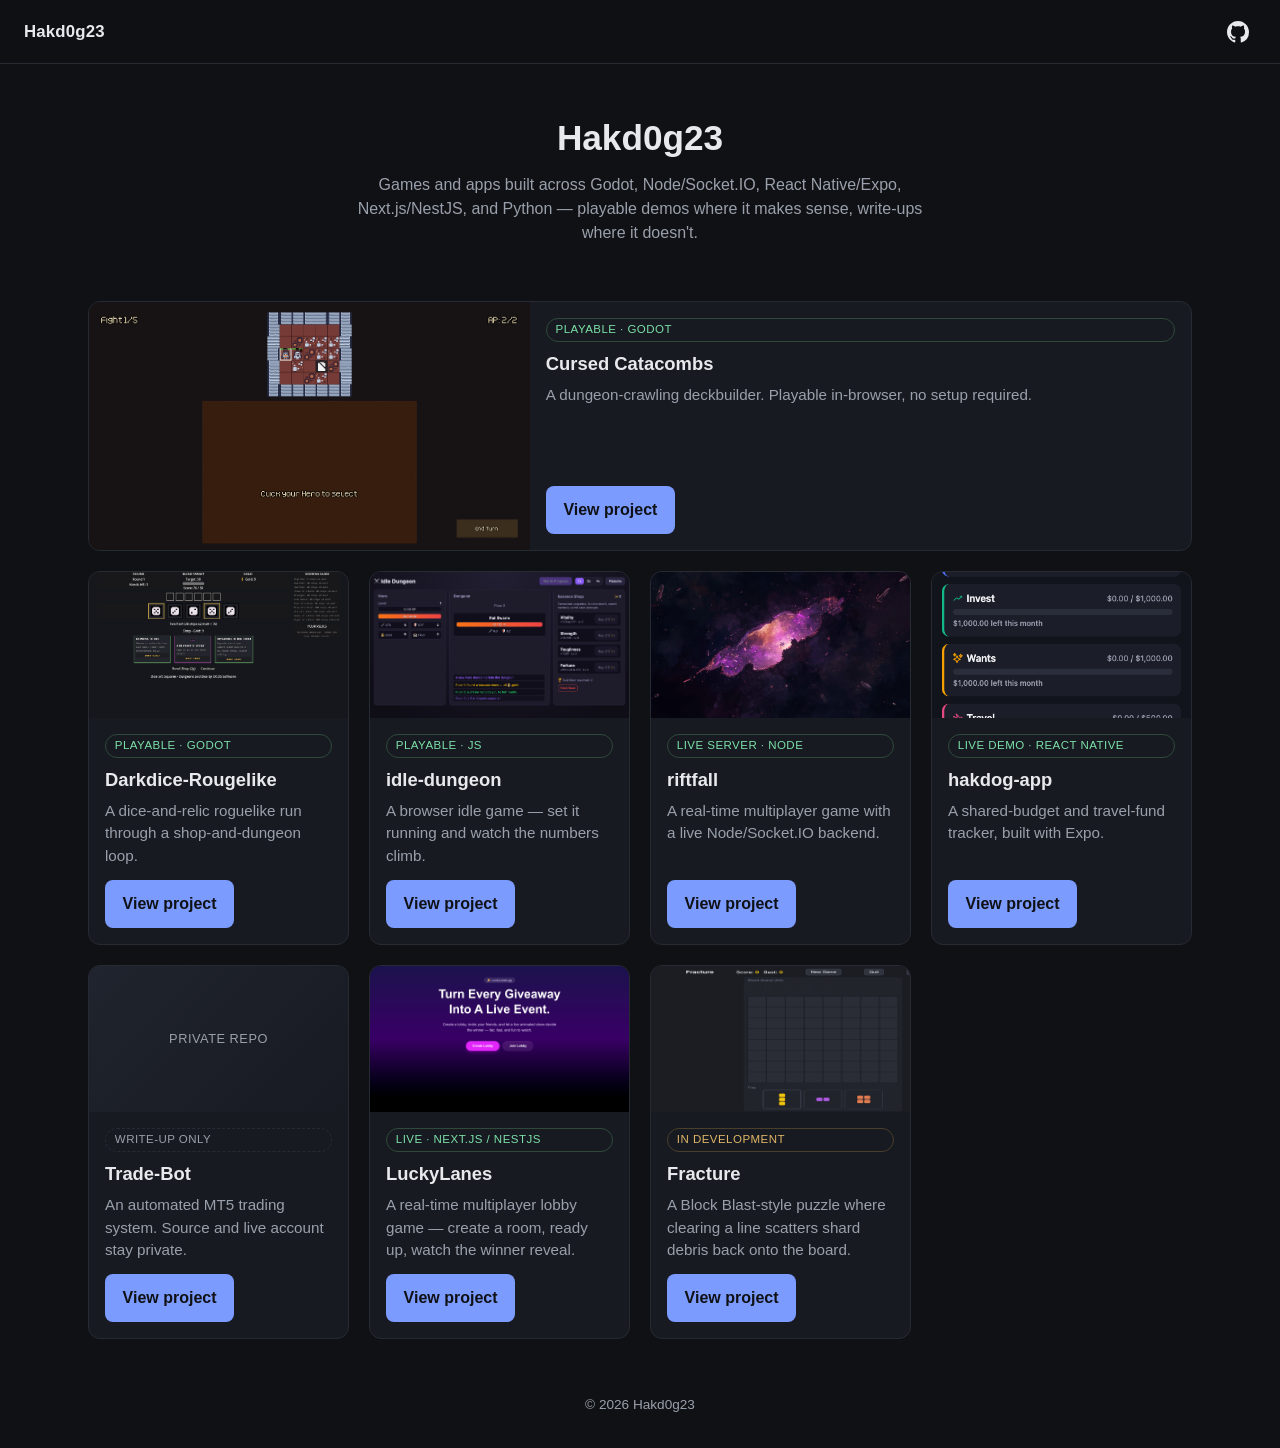
<file: index.html>
<!doctype html>
<html lang="en">
<head>
<meta charset="utf-8">
<meta name="viewport" content="width=device-width, initial-scale=1">
<title>Hakd0g23 — Projects</title>
<meta name="description" content="Games and apps built by Hakd0g23 — playable demos where it makes sense, write-ups where it doesn't.">
<meta property="og:type" content="website">
<meta property="og:title" content="Hakd0g23 — Projects">
<meta property="og:description" content="Games and apps built by Hakd0g23 — playable demos where it makes sense, write-ups where it doesn't.">
<meta property="og:url" content="https://hakd0g23.github.io/">
<meta property="og:image" content="https://hakd0g23.github.io/assets/img/cursed-catacombs.png">
<meta name="twitter:card" content="summary_large_image">
<link rel="icon" href="/favicon.ico">
<link rel="stylesheet" href="css/site.css">
</head>
<body>
<header class="site-header">
  <a class="wordmark" href="index.html">Hakd0g23</a>
  <a class="gh-link" href="https://github.com/Hakd0g23" target="_blank" rel="noopener" aria-label="Hakd0g23 on GitHub">
    <svg viewBox="0 0 16 16" aria-hidden="true"><path d="M8 0C3.58 0 0 3.58 0 8c0 3.54 2.29 6.53 5.47 7.59.4.07.55-.17.55-.38 0-.19-.01-.82-.01-1.49-2.01.37-2.53-.49-2.69-.94-.09-.23-.48-.94-.82-1.13-.28-.15-.68-.52-.01-.53.63-.01 1.08.58 1.23.82.72 1.21 1.87.87 2.33.66.07-.52.28-.87.51-1.07-1.78-.2-3.64-.89-3.64-3.95 0-.87.31-1.59.82-2.15-.08-.2-.36-1.02.08-2.12 0 0 .67-.21 2.2.82.64-.18 1.32-.27 2-.27.68 0 1.36.09 2 .27 1.53-1.04 2.2-.82 2.2-.82.44 1.1.16 1.92.08 2.12.51.56.82 1.27.82 2.15 0 3.07-1.87 3.75-3.65 3.95.29.25.54.73.54 1.48 0 1.07-.01 1.93-.01 2.2 0 .21.15.46.55.38A8.01 8.01 0 0 0 16 8c0-4.42-3.58-8-8-8z"/></svg>
  </a>
</header>
<header class="intro">
  <h1>Hakd0g23</h1>
  <p>Games and apps built across Godot, Node/Socket.IO, React Native/Expo, Next.js/NestJS, and Python — playable demos where it makes sense, write-ups where it doesn't.</p>
</header>
<main class="grid">
  <div class="card featured">
    <a class="card-link" href="projects/cursed-catacombs.html">
      <img src="assets/img/cursed-catacombs.png" alt="Cursed Catacombs screenshot" onerror="this.style.display='none'">
      <div class="body">
        <span class="tag tag-live">Playable · Godot</span>
        <h2>Cursed Catacombs</h2>
        <p>A dungeon-crawling deckbuilder. Playable in-browser, no setup required.</p>
        <span class="btn btn-static" aria-hidden="true">View project</span>
      </div>
    </a>
  </div>
  <div class="card">
    <a class="card-link" href="projects/darkdice-rougelike.html">
      <img src="assets/img/darkdice.png" alt="Darkdice-Rougelike screenshot" onerror="this.style.display='none'">
      <div class="body">
        <span class="tag tag-live">Playable · Godot</span>
        <h2>Darkdice-Rougelike</h2>
        <p>A dice-and-relic roguelike run through a shop-and-dungeon loop.</p>
        <span class="btn btn-static" aria-hidden="true">View project</span>
      </div>
    </a>
  </div>
  <div class="card">
    <a class="card-link" href="projects/idle-dungeon.html">
      <img src="assets/img/idle-dungeon.png" alt="idle-dungeon screenshot" onerror="this.style.display='none'">
      <div class="body">
        <span class="tag tag-live">Playable · JS</span>
        <h2>idle-dungeon</h2>
        <p>A browser idle game — set it running and watch the numbers climb.</p>
        <span class="btn btn-static" aria-hidden="true">View project</span>
      </div>
    </a>
  </div>
  <div class="card">
    <a class="card-link" href="projects/riftfall.html">
      <img src="assets/img/riftfall.png" alt="riftfall screenshot" onerror="this.style.display='none'">
      <div class="body">
        <span class="tag tag-live">Live server · Node</span>
        <h2>riftfall</h2>
        <p>A real-time multiplayer game with a live Node/Socket.IO backend.</p>
        <span class="btn btn-static" aria-hidden="true">View project</span>
      </div>
    </a>
  </div>
  <div class="card">
    <a class="card-link" href="projects/hakdog-app.html">
      <img src="assets/img/hakdog-app.png" alt="hakdog-app screenshot" onerror="this.style.display='none'">
      <div class="body">
        <span class="tag tag-live">Live demo · React Native</span>
        <h2>hakdog-app</h2>
        <p>A shared-budget and travel-fund tracker, built with Expo.</p>
        <span class="btn btn-static" aria-hidden="true">View project</span>
      </div>
    </a>
  </div>
  <div class="card">
    <a class="card-link" href="projects/trade-bot.html">
      <div class="placeholder">Private repo</div>
      <div class="body">
        <span class="tag tag-writeup">Write-up only</span>
        <h2>Trade-Bot</h2>
        <p>An automated MT5 trading system. Source and live account stay private.</p>
        <span class="btn btn-static" aria-hidden="true">View project</span>
      </div>
    </a>
  </div>
  <div class="card">
    <a class="card-link" href="projects/luckylanes.html">
      <img src="assets/img/luckylanes.png" alt="LuckyLanes screenshot" onerror="this.style.display='none'">
      <div class="body">
        <span class="tag tag-live">Live · Next.js / NestJS</span>
        <h2>LuckyLanes</h2>
        <p>A real-time multiplayer lobby game — create a room, ready up, watch the winner reveal.</p>
        <span class="btn btn-static" aria-hidden="true">View project</span>
      </div>
    </a>
  </div>
  <div class="card">
    <a class="card-link" href="projects/fracture.html">
      <img src="assets/img/fracture.png" alt="Fracture screenshot" onerror="this.style.display='none'">
      <div class="body">
        <span class="tag tag-dev">In development</span>
        <h2>Fracture</h2>
        <p>A Block Blast-style puzzle where clearing a line scatters shard debris back onto the board.</p>
        <span class="btn btn-static" aria-hidden="true">View project</span>
      </div>
    </a>
  </div>
</main>
<footer>&copy; 2026 Hakd0g23</footer>
</body>
</html>
</file>
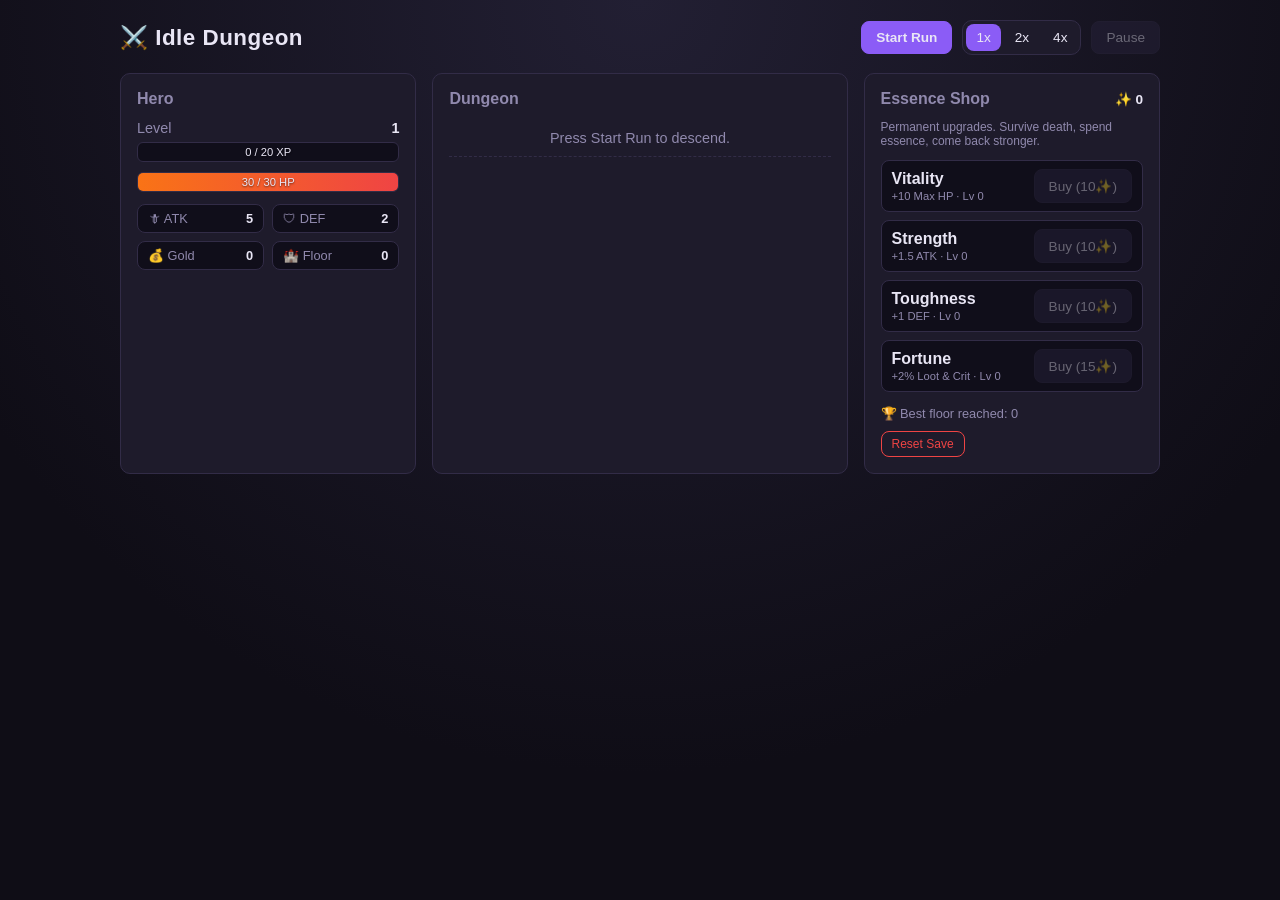
<file: games/idle-dungeon/index.html>
<!DOCTYPE html>
<html lang="en">
<head>
<meta charset="UTF-8">
<meta name="viewport" content="width=device-width, initial-scale=1.0">
<title>Idle Dungeon</title>
<link rel="icon" href="/favicon.ico">
<link rel="stylesheet" href="style.css">
</head>
<body>
<div class="app">

  <header class="topbar">
    <h1>⚔️ Idle Dungeon</h1>
    <div class="run-controls">
      <button id="btnStart" class="btn primary">Start Run</button>
      <div class="speed-group">
        <button class="btn speed-btn active" data-speed="1">1x</button>
        <button class="btn speed-btn" data-speed="2">2x</button>
        <button class="btn speed-btn" data-speed="4">4x</button>
      </div>
      <button id="btnPause" class="btn" disabled>Pause</button>
    </div>
  </header>

  <main class="layout">

    <section class="panel hero-panel">
      <h2>Hero</h2>
      <div class="stat-row">
        <span>Level</span><span id="heroLevel">1</span>
      </div>
      <div class="bar xp-bar"><div id="xpFill" class="fill"></div><span id="xpLabel" class="bar-label">0 / 20 XP</span></div>
      <div class="bar hp-bar"><div id="hpFill" class="fill"></div><span id="hpLabel" class="bar-label">30 / 30 HP</span></div>
      <div class="stat-grid">
        <div class="stat-chip">🗡 ATK <span id="heroAtk">5</span></div>
        <div class="stat-chip">🛡 DEF <span id="heroDef">2</span></div>
        <div class="stat-chip">💰 Gold <span id="heroGold">0</span></div>
        <div class="stat-chip">🏰 Floor <span id="heroFloor">0</span></div>
      </div>
    </section>

    <section class="panel dungeon-panel">
      <h2>Dungeon</h2>
      <div id="floorBanner" class="floor-banner">Press Start Run to descend.</div>
      <div id="enemyCard" class="enemy-card hidden">
        <div class="enemy-name" id="enemyName">???</div>
        <div class="bar enemy-hp-bar"><div id="enemyHpFill" class="fill"></div><span id="enemyHpLabel" class="bar-label"></span></div>
        <div class="enemy-stats">
          <span>🗡 <span id="enemyAtk">0</span></span>
          <span>🛡 <span id="enemyDef">0</span></span>
        </div>
      </div>
      <div id="log" class="log"></div>
    </section>

    <section class="panel meta-panel">
      <h2>Essence Shop <span class="essence-count">✨ <span id="essenceCount">0</span></span></h2>
      <p class="meta-hint">Permanent upgrades. Survive death, spend essence, come back stronger.</p>
      <div class="upgrade-list">
        <div class="upgrade-row">
          <div class="upgrade-info">
            <strong>Vitality</strong>
            <small>+10 Max HP · Lv <span id="lvHp">0</span></small>
          </div>
          <button class="btn upg-btn" data-type="hp">Buy (<span id="costHp">10</span>✨)</button>
        </div>
        <div class="upgrade-row">
          <div class="upgrade-info">
            <strong>Strength</strong>
            <small>+1.5 ATK · Lv <span id="lvAtk">0</span></small>
          </div>
          <button class="btn upg-btn" data-type="atk">Buy (<span id="costAtk">10</span>✨)</button>
        </div>
        <div class="upgrade-row">
          <div class="upgrade-info">
            <strong>Toughness</strong>
            <small>+1 DEF · Lv <span id="lvDef">0</span></small>
          </div>
          <button class="btn upg-btn" data-type="def">Buy (<span id="costDef">10</span>✨)</button>
        </div>
        <div class="upgrade-row">
          <div class="upgrade-info">
            <strong>Fortune</strong>
            <small>+2% Loot &amp; Crit · Lv <span id="lvLuck">0</span></small>
          </div>
          <button class="btn upg-btn" data-type="luck">Buy (<span id="costLuck">15</span>✨)</button>
        </div>
      </div>
      <div class="best-run">🏆 Best floor reached: <span id="bestFloor">0</span></div>
      <button id="btnReset" class="btn danger small">Reset Save</button>
    </section>

  </main>
</div>
<script src="game.js"></script>
</body>
</html>
</file>
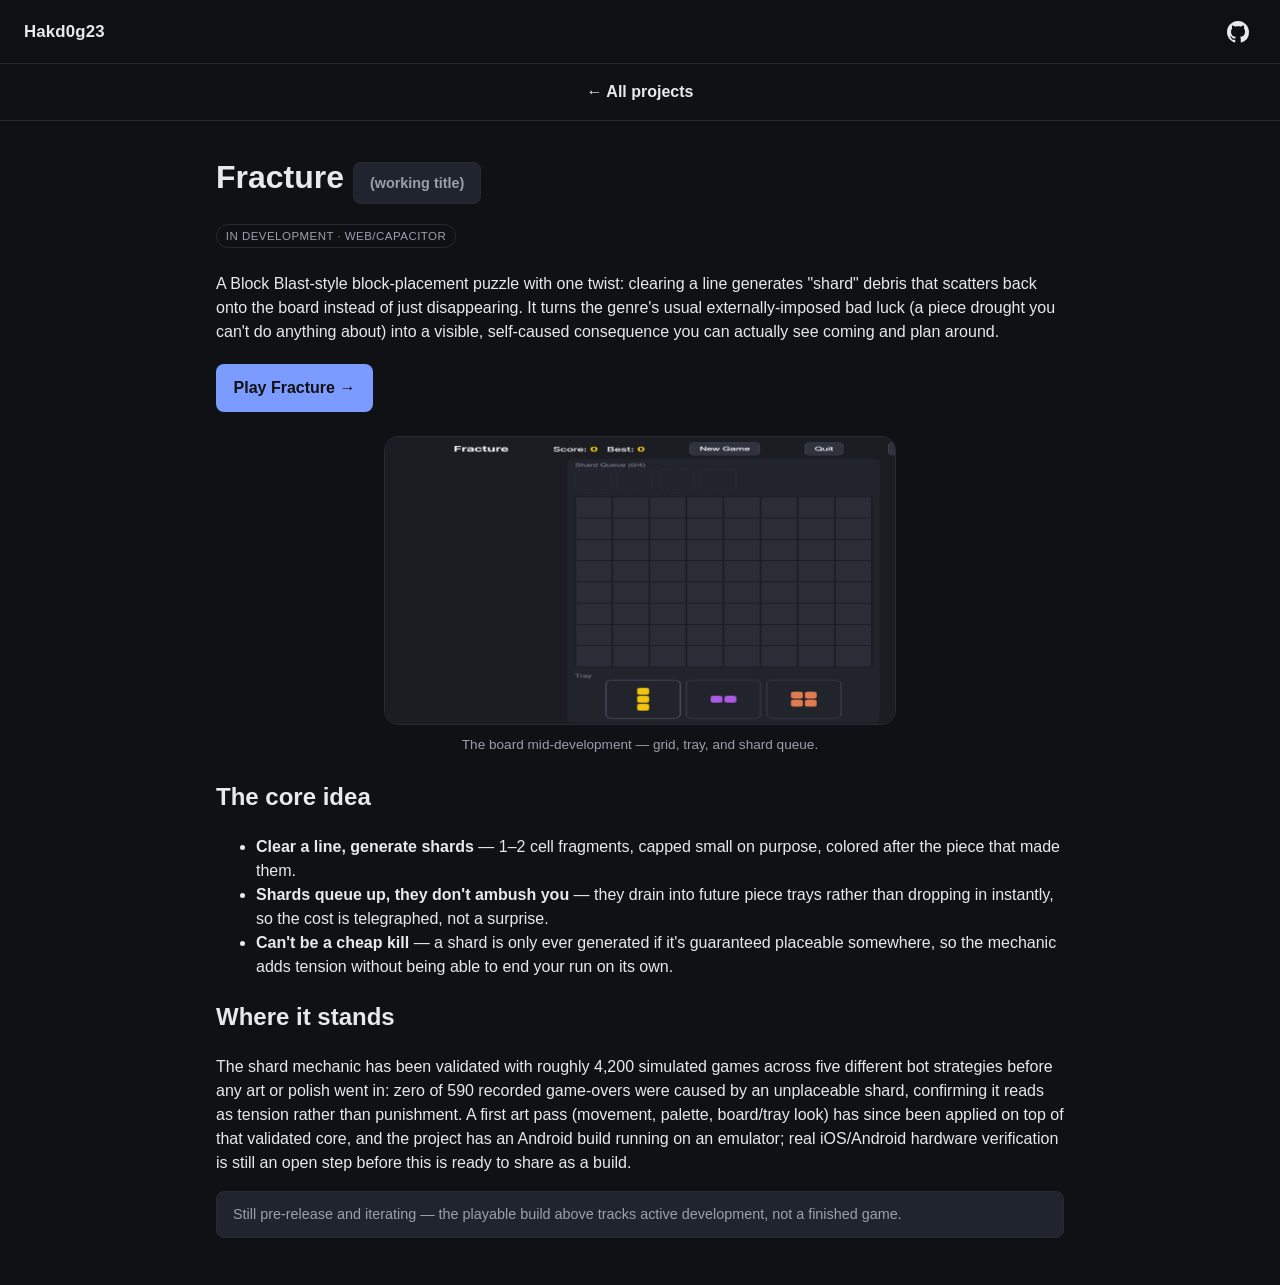
<file: projects/fracture.html>
<!doctype html>
<html lang="en">
<head>
<meta charset="utf-8">
<meta name="viewport" content="width=device-width, initial-scale=1">
<title>Fracture — Hakd0g23</title>
<meta name="description" content="A Block Blast-style puzzle where clearing a line scatters shard debris back onto the board. In development, Web/Capacitor.">
<meta property="og:type" content="website">
<meta property="og:title" content="Fracture — Hakd0g23">
<meta property="og:description" content="A Block Blast-style puzzle where clearing a line scatters shard debris back onto the board. In development, Web/Capacitor.">
<meta property="og:url" content="https://hakd0g23.github.io/projects/fracture.html">
<meta property="og:image" content="https://hakd0g23.github.io/assets/img/fracture.png">
<meta name="twitter:card" content="summary_large_image">
<link rel="icon" href="/favicon.ico">
<link rel="stylesheet" href="../css/site.css">
</head>
<body>
<header class="site-header">
  <a class="wordmark" href="../index.html">Hakd0g23</a>
  <a class="gh-link" href="https://github.com/Hakd0g23" target="_blank" rel="noopener" aria-label="Hakd0g23 on GitHub">
    <svg viewBox="0 0 16 16" aria-hidden="true"><path d="M8 0C3.58 0 0 3.58 0 8c0 3.54 2.29 6.53 5.47 7.59.4.07.55-.17.55-.38 0-.19-.01-.82-.01-1.49-2.01.37-2.53-.49-2.69-.94-.09-.23-.48-.94-.82-1.13-.28-.15-.68-.52-.01-.53.63-.01 1.08.58 1.23.82.72 1.21 1.87.87 2.33.66.07-.52.28-.87.51-1.07-1.78-.2-3.64-.89-3.64-3.95 0-.87.31-1.59.82-2.15-.08-.2-.36-1.02.08-2.12 0 0 .67-.21 2.2.82.64-.18 1.32-.27 2-.27.68 0 1.36.09 2 .27 1.53-1.04 2.2-.82 2.2-.82.44 1.1.16 1.92.08 2.12.51.56.82 1.27.82 2.15 0 3.07-1.87 3.75-3.65 3.95.29.25.54.73.54 1.48 0 1.07-.01 1.93-.01 2.2 0 .21.15.46.55.38A8.01 8.01 0 0 0 16 8c0-4.42-3.58-8-8-8z"/></svg>
  </a>
</header>
<nav class="project-nav"><a href="../index.html">&larr; All projects</a></nav>
<main class="project-page">
  <h1>Fracture <span class="note">(working title)</span></h1>
  <span class="tag">In development · Web/Capacitor</span>

  <p>A Block Blast-style block-placement puzzle with one twist: clearing a
  line generates "shard" debris that scatters back onto the board instead of
  just disappearing. It turns the genre's usual externally-imposed bad luck
  (a piece drought you can't do anything about) into a visible, self-caused
  consequence you can actually see coming and plan around.</p>

  <p class="cta">
    <a class="btn" href="https://hakd0g23.github.io/Fracture/" target="_blank" rel="noopener">Play Fracture &rarr;</a>
  </p>

  <figure>
    <img class="screenshot" src="../assets/img/fracture.png" alt="Fracture board and tray, showing the grid and three pieces waiting to be placed">
    <figcaption>The board mid-development — grid, tray, and shard queue.</figcaption>
  </figure>

  <h2>The core idea</h2>
  <ul>
    <li><strong>Clear a line, generate shards</strong> — 1&ndash;2 cell
    fragments, capped small on purpose, colored after the piece that made
    them.</li>
    <li><strong>Shards queue up, they don't ambush you</strong> — they drain
    into future piece trays rather than dropping in instantly, so the cost
    is telegraphed, not a surprise.</li>
    <li><strong>Can't be a cheap kill</strong> — a shard is only ever
    generated if it's guaranteed placeable somewhere, so the mechanic adds
    tension without being able to end your run on its own.</li>
  </ul>

  <h2>Where it stands</h2>
  <p>The shard mechanic has been validated with roughly 4,200 simulated
  games across five different bot strategies before any art or polish went
  in: zero of 590 recorded game-overs were caused by an unplaceable shard,
  confirming it reads as tension rather than punishment. A first art pass
  (movement, palette, board/tray look) has since been applied on top of that
  validated core, and the project has an Android build running on an
  emulator; real iOS/Android hardware verification is still an open step
  before this is ready to share as a build.</p>

  <p class="note">Still pre-release and iterating — the playable build above
  tracks active development, not a finished game.</p>
</main>
<script src="../js/site.js"></script>
</body>
</html>
</file>
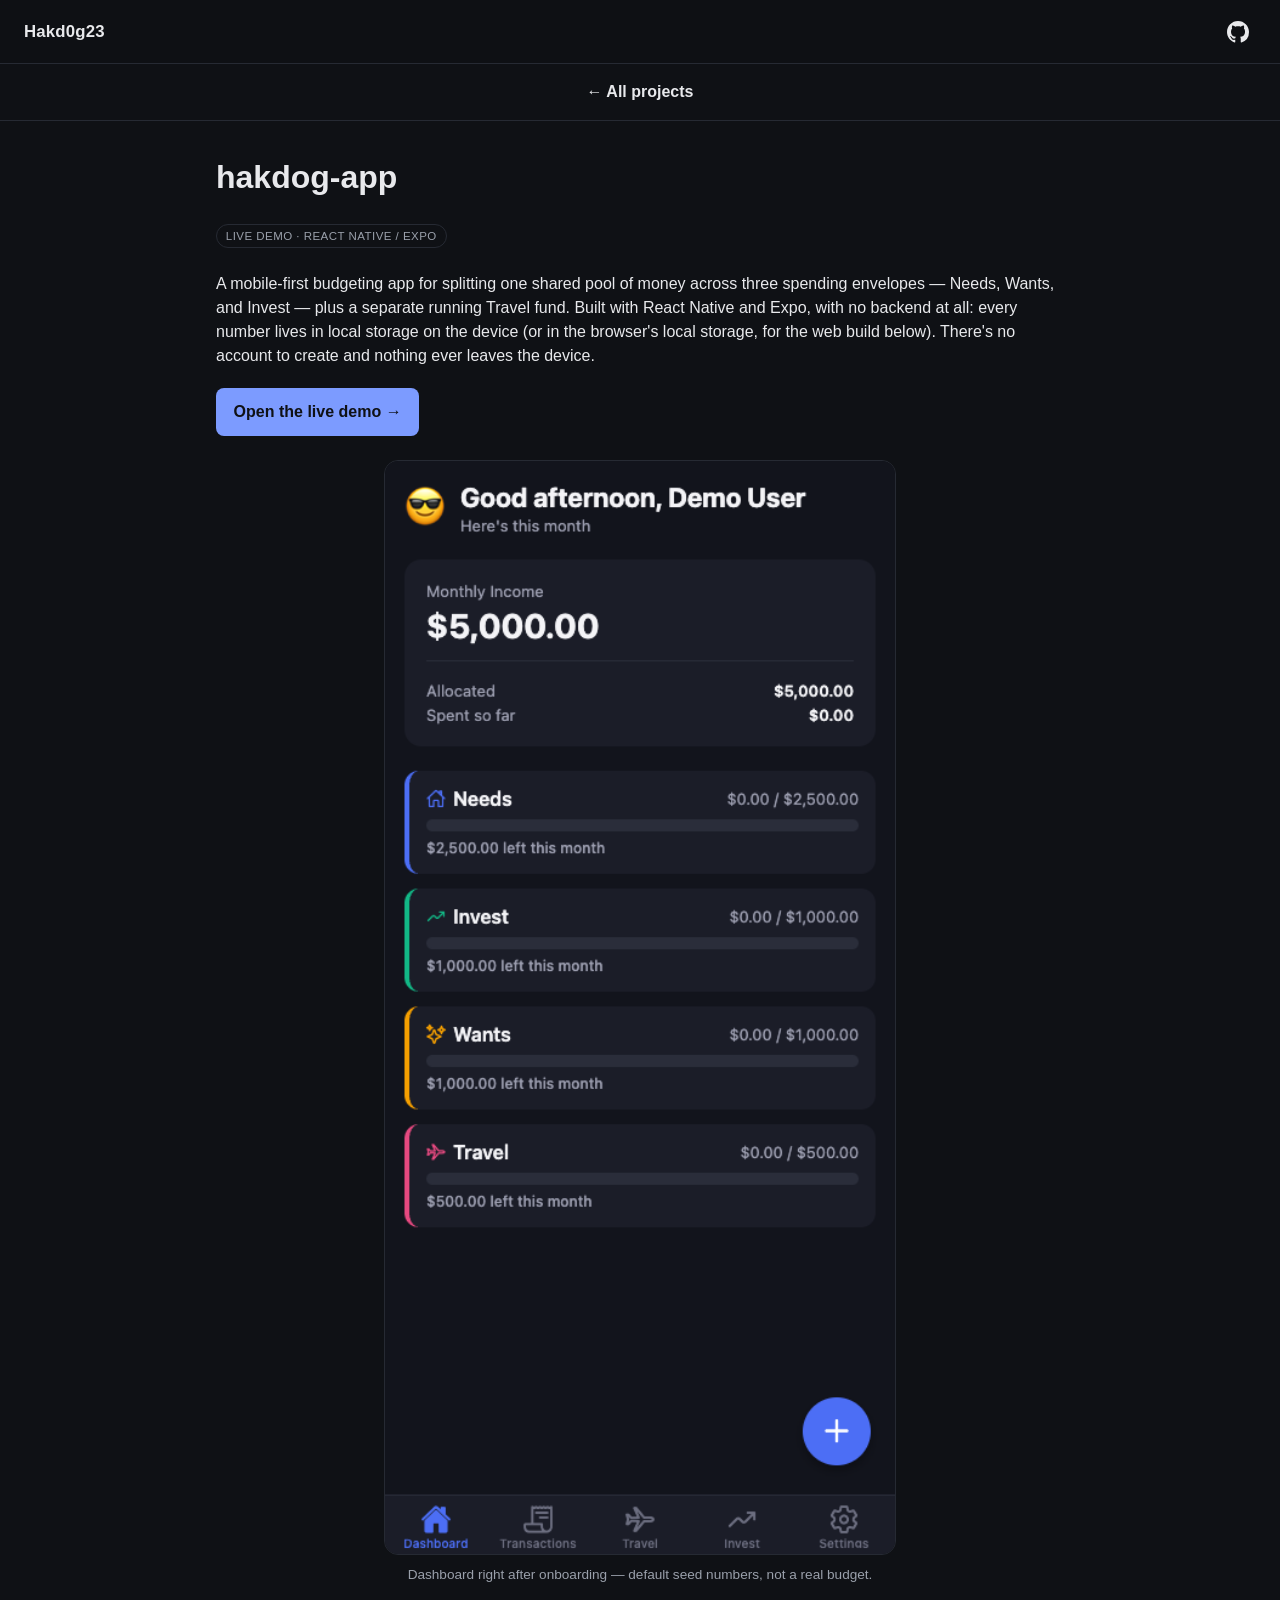
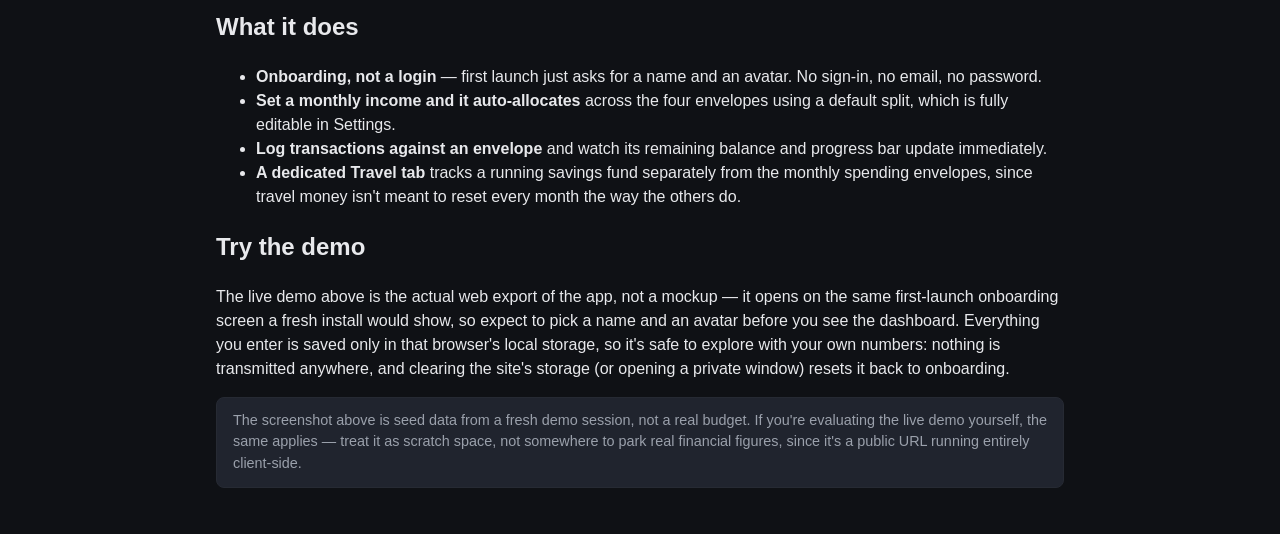
<file: projects/hakdog-app.html>
<!doctype html>
<html lang="en">
<head>
<meta charset="utf-8">
<meta name="viewport" content="width=device-width, initial-scale=1">
<title>hakdog-app — Hakd0g23</title>
<meta name="description" content="A mobile-first budgeting app splitting shared money across Needs, Wants, Invest, and Travel envelopes. Built with React Native and Expo, no backend.">
<meta property="og:type" content="website">
<meta property="og:title" content="hakdog-app — Hakd0g23">
<meta property="og:description" content="A mobile-first budgeting app splitting shared money across Needs, Wants, Invest, and Travel envelopes. Built with React Native and Expo, no backend.">
<meta property="og:url" content="https://hakd0g23.github.io/projects/hakdog-app.html">
<meta property="og:image" content="https://hakd0g23.github.io/assets/img/hakdog-app.png">
<meta name="twitter:card" content="summary_large_image">
<link rel="icon" href="/favicon.ico">
<link rel="stylesheet" href="../css/site.css">
</head>
<body>
<header class="site-header">
  <a class="wordmark" href="../index.html">Hakd0g23</a>
  <a class="gh-link" href="https://github.com/Hakd0g23" target="_blank" rel="noopener" aria-label="Hakd0g23 on GitHub">
    <svg viewBox="0 0 16 16" aria-hidden="true"><path d="M8 0C3.58 0 0 3.58 0 8c0 3.54 2.29 6.53 5.47 7.59.4.07.55-.17.55-.38 0-.19-.01-.82-.01-1.49-2.01.37-2.53-.49-2.69-.94-.09-.23-.48-.94-.82-1.13-.28-.15-.68-.52-.01-.53.63-.01 1.08.58 1.23.82.72 1.21 1.87.87 2.33.66.07-.52.28-.87.51-1.07-1.78-.2-3.64-.89-3.64-3.95 0-.87.31-1.59.82-2.15-.08-.2-.36-1.02.08-2.12 0 0 .67-.21 2.2.82.64-.18 1.32-.27 2-.27.68 0 1.36.09 2 .27 1.53-1.04 2.2-.82 2.2-.82.44 1.1.16 1.92.08 2.12.51.56.82 1.27.82 2.15 0 3.07-1.87 3.75-3.65 3.95.29.25.54.73.54 1.48 0 1.07-.01 1.93-.01 2.2 0 .21.15.46.55.38A8.01 8.01 0 0 0 16 8c0-4.42-3.58-8-8-8z"/></svg>
  </a>
</header>
<nav class="project-nav"><a href="../index.html">&larr; All projects</a></nav>
<main class="project-page">
  <h1>hakdog-app</h1>
  <span class="tag">Live demo · React Native / Expo</span>

  <p>A mobile-first budgeting app for splitting one shared pool of money
  across three spending envelopes — Needs, Wants, and Invest — plus a
  separate running Travel fund. Built with React Native and Expo, with no
  backend at all: every number lives in local storage on the device (or in
  the browser's local storage, for the web build below). There's no account
  to create and nothing ever leaves the device.</p>

  <p class="cta">
    <a class="btn" href="https://hakd0g23.github.io/hakdog-app-web/" target="_blank" rel="noopener">Open the live demo &rarr;</a>
  </p>

  <figure>
    <img class="screenshot" src="../assets/img/hakdog-app.png" alt="hakdog-app dashboard showing default seed values across Needs, Invest, Wants, and Travel envelopes" onerror="this.style.display='none'">
    <figcaption>Dashboard right after onboarding — default seed numbers, not
    a real budget.</figcaption>
  </figure>

  <h2>What it does</h2>
  <ul>
    <li><strong>Onboarding, not a login</strong> — first launch just asks for
    a name and an avatar. No sign-in, no email, no password.</li>
    <li><strong>Set a monthly income and it auto-allocates</strong> across
    the four envelopes using a default split, which is fully editable in
    Settings.</li>
    <li><strong>Log transactions against an envelope</strong> and watch its
    remaining balance and progress bar update immediately.</li>
    <li><strong>A dedicated Travel tab</strong> tracks a running savings fund
    separately from the monthly spending envelopes, since travel money
    isn't meant to reset every month the way the others do.</li>
  </ul>

  <h2>Try the demo</h2>
  <p>The live demo above is the actual web export of the app, not a mockup —
  it opens on the same first-launch onboarding screen a fresh install would
  show, so expect to pick a name and an avatar before you see the dashboard.
  Everything you enter is saved only in that browser's local storage, so
  it's safe to explore with your own numbers: nothing is transmitted
  anywhere, and clearing the site's storage (or opening a private window)
  resets it back to onboarding.</p>

  <p class="note">The screenshot above is seed data from a fresh demo
  session, not a real budget. If you're evaluating the live demo yourself,
  the same applies — treat it as scratch space, not somewhere to park real
  financial figures, since it's a public URL running entirely client-side.</p>
</main>
<script src="../js/site.js"></script>
</body>
</html>
</file>
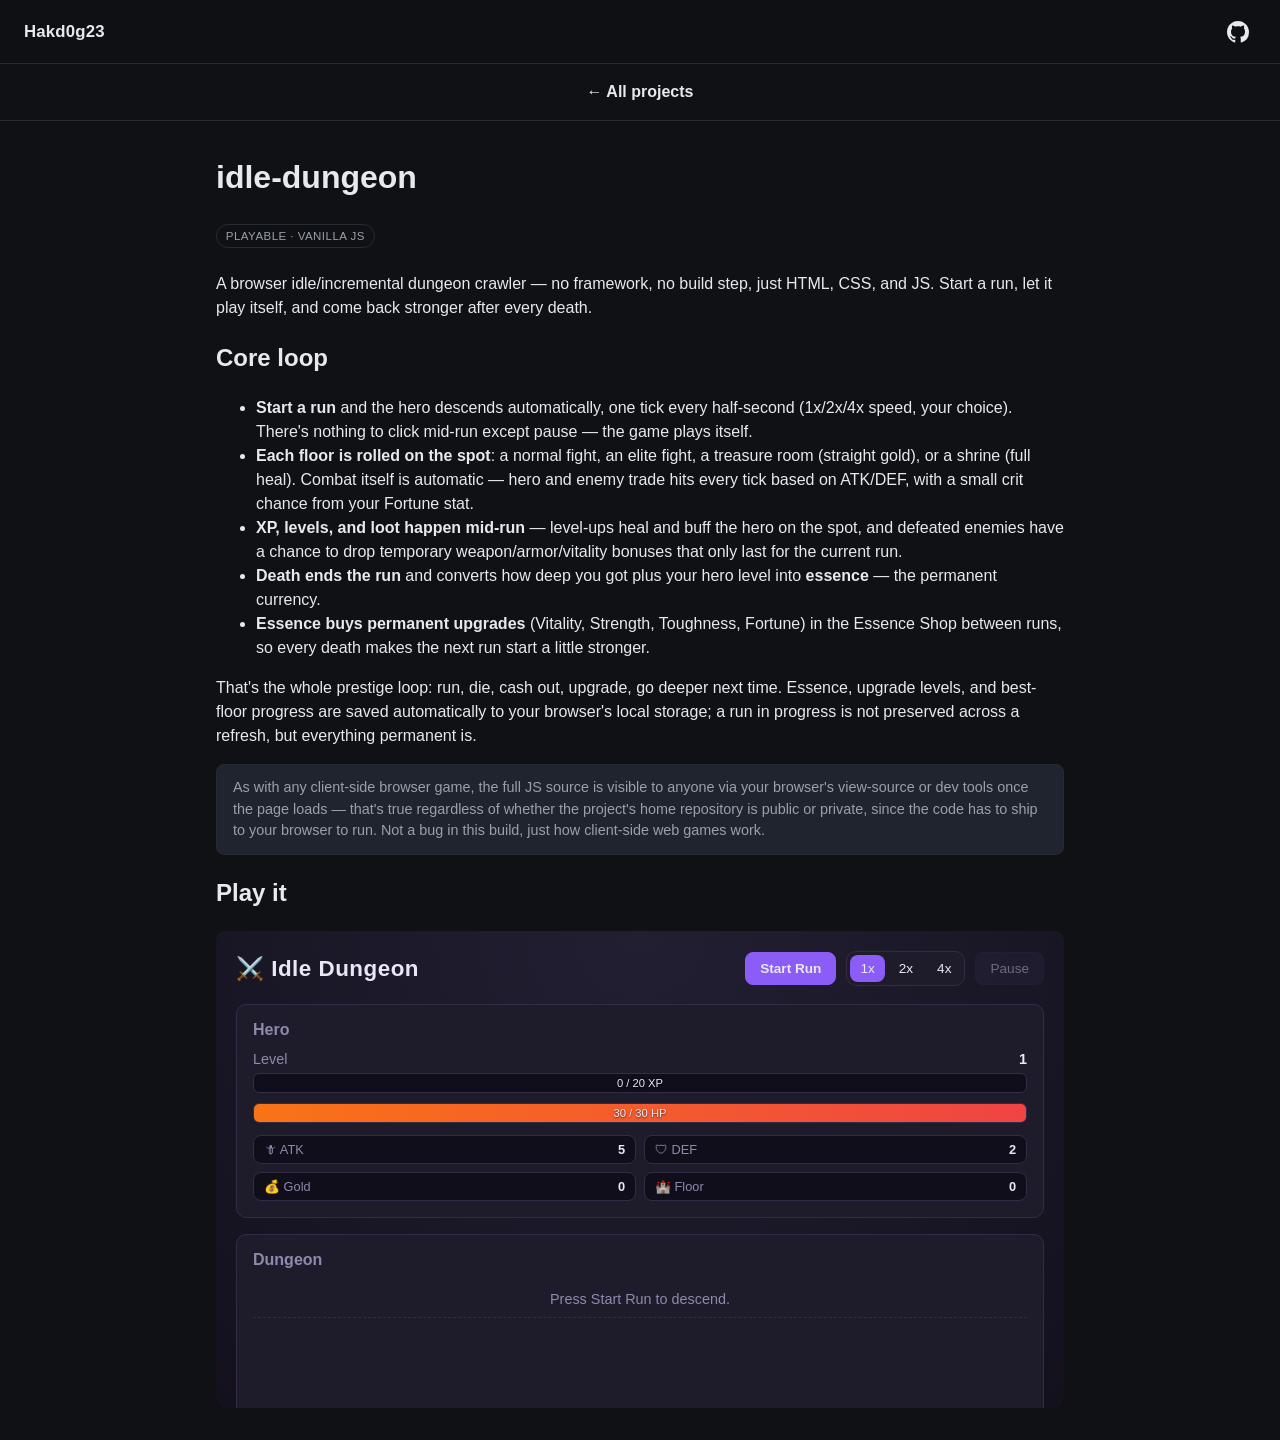
<file: projects/idle-dungeon.html>
<!doctype html>
<html lang="en">
<head>
<meta charset="utf-8">
<meta name="viewport" content="width=device-width, initial-scale=1">
<title>idle-dungeon — Hakd0g23</title>
<meta name="description" content="A browser idle/incremental dungeon crawler — no framework, no build step, just HTML, CSS, and JS. Start a run and let it play itself.">
<meta property="og:type" content="website">
<meta property="og:title" content="idle-dungeon — Hakd0g23">
<meta property="og:description" content="A browser idle/incremental dungeon crawler — no framework, no build step, just HTML, CSS, and JS. Start a run and let it play itself.">
<meta property="og:url" content="https://hakd0g23.github.io/projects/idle-dungeon.html">
<meta property="og:image" content="https://hakd0g23.github.io/assets/img/idle-dungeon.png">
<meta name="twitter:card" content="summary_large_image">
<link rel="icon" href="/favicon.ico">
<link rel="stylesheet" href="../css/site.css">
</head>
<body>
<header class="site-header">
  <a class="wordmark" href="../index.html">Hakd0g23</a>
  <a class="gh-link" href="https://github.com/Hakd0g23" target="_blank" rel="noopener" aria-label="Hakd0g23 on GitHub">
    <svg viewBox="0 0 16 16" aria-hidden="true"><path d="M8 0C3.58 0 0 3.58 0 8c0 3.54 2.29 6.53 5.47 7.59.4.07.55-.17.55-.38 0-.19-.01-.82-.01-1.49-2.01.37-2.53-.49-2.69-.94-.09-.23-.48-.94-.82-1.13-.28-.15-.68-.52-.01-.53.63-.01 1.08.58 1.23.82.72 1.21 1.87.87 2.33.66.07-.52.28-.87.51-1.07-1.78-.2-3.64-.89-3.64-3.95 0-.87.31-1.59.82-2.15-.08-.2-.36-1.02.08-2.12 0 0 .67-.21 2.2.82.64-.18 1.32-.27 2-.27.68 0 1.36.09 2 .27 1.53-1.04 2.2-.82 2.2-.82.44 1.1.16 1.92.08 2.12.51.56.82 1.27.82 2.15 0 3.07-1.87 3.75-3.65 3.95.29.25.54.73.54 1.48 0 1.07-.01 1.93-.01 2.2 0 .21.15.46.55.38A8.01 8.01 0 0 0 16 8c0-4.42-3.58-8-8-8z"/></svg>
  </a>
</header>
<nav class="project-nav"><a href="../index.html">&larr; All projects</a></nav>
<main class="project-page">
  <h1>idle-dungeon</h1>
  <span class="tag">Playable · Vanilla JS</span>

  <p>A browser idle/incremental dungeon crawler — no framework, no build
  step, just HTML, CSS, and JS. Start a run, let it play itself, and come
  back stronger after every death.</p>

  <h2>Core loop</h2>
  <ul>
    <li><strong>Start a run</strong> and the hero descends automatically,
    one tick every half-second (1x/2x/4x speed, your choice). There's
    nothing to click mid-run except pause — the game plays itself.</li>
    <li><strong>Each floor is rolled on the spot</strong>: a normal fight,
    an elite fight, a treasure room (straight gold), or a shrine (full
    heal). Combat itself is automatic — hero and enemy trade hits every
    tick based on ATK/DEF, with a small crit chance from your Fortune
    stat.</li>
    <li><strong>XP, levels, and loot happen mid-run</strong> — level-ups
    heal and buff the hero on the spot, and defeated enemies have a chance
    to drop temporary weapon/armor/vitality bonuses that only last for the
    current run.</li>
    <li><strong>Death ends the run</strong> and converts how deep you got
    plus your hero level into <strong>essence</strong> — the permanent
    currency.</li>
    <li><strong>Essence buys permanent upgrades</strong> (Vitality,
    Strength, Toughness, Fortune) in the Essence Shop between runs, so
    every death makes the next run start a little stronger.</li>
  </ul>
  <p>That's the whole prestige loop: run, die, cash out, upgrade, go
  deeper next time. Essence, upgrade levels, and best-floor progress are
  saved automatically to your browser's local storage; a run in progress
  is not preserved across a refresh, but everything permanent is.</p>

  <p class="note">As with any client-side browser game, the full JS
  source is visible to anyone via your browser's view-source or dev
  tools once the page loads — that's true regardless of whether the
  project's home repository is public or private, since the code has to
  ship to your browser to run. Not a bug in this build, just how
  client-side web games work.</p>

  <h2>Play it</h2>
  <div id="idle-dungeon-embed" class="embed-wrap">
    <div class="embed-fallback">
      <p>The game loads once this area scrolls into view. If it doesn't
      appear — for example on a narrow/mobile screen, where it's skipped
      on purpose — you can
      <a href="../games/idle-dungeon/index.html" target="_blank" rel="noopener">open it in a new tab</a>
      instead.</p>
    </div>
  </div>
</main>
<script src="../js/site.js"></script>
<script>
  initLazyEmbed('idle-dungeon-embed', '../games/idle-dungeon/index.html');
</script>
</body>
</html>
</file>
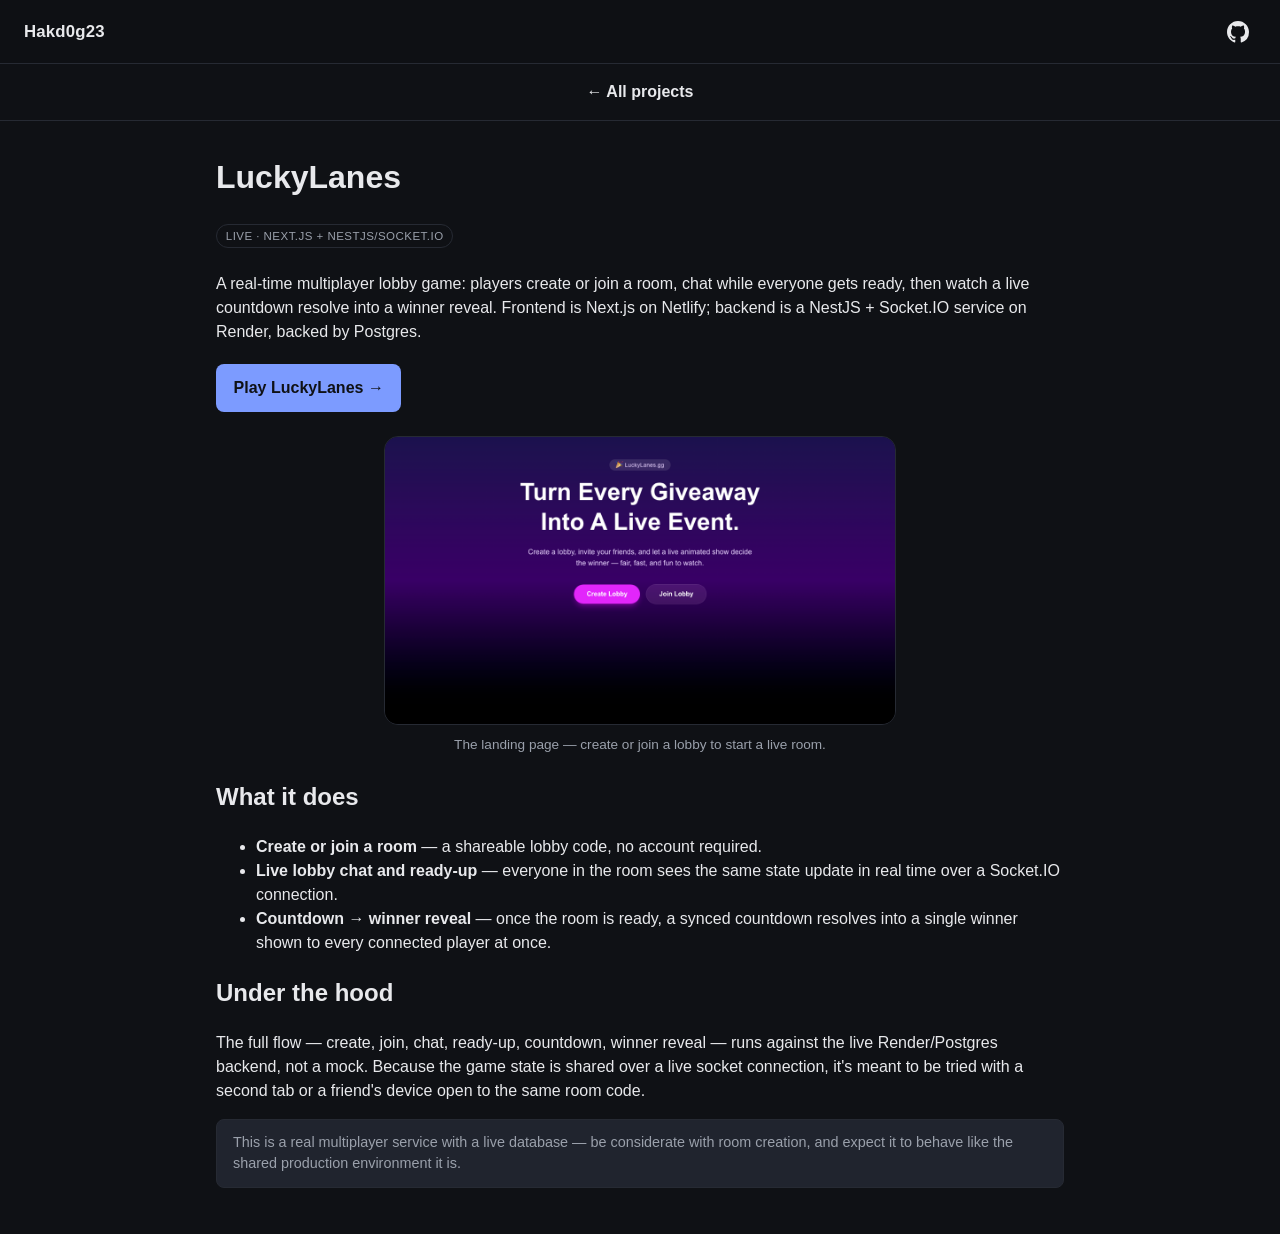
<file: projects/luckylanes.html>
<!doctype html>
<html lang="en">
<head>
<meta charset="utf-8">
<meta name="viewport" content="width=device-width, initial-scale=1">
<title>LuckyLanes — Hakd0g23</title>
<meta name="description" content="A real-time multiplayer lobby game — create a room, ready up, and watch a synced countdown resolve into a winner reveal. Live Next.js + NestJS/Socket.IO.">
<meta property="og:type" content="website">
<meta property="og:title" content="LuckyLanes — Hakd0g23">
<meta property="og:description" content="A real-time multiplayer lobby game — create a room, ready up, and watch a synced countdown resolve into a winner reveal. Live Next.js + NestJS/Socket.IO.">
<meta property="og:url" content="https://hakd0g23.github.io/projects/luckylanes.html">
<meta property="og:image" content="https://hakd0g23.github.io/assets/img/luckylanes.png">
<meta name="twitter:card" content="summary_large_image">
<link rel="icon" href="/favicon.ico">
<link rel="stylesheet" href="../css/site.css">
</head>
<body>
<header class="site-header">
  <a class="wordmark" href="../index.html">Hakd0g23</a>
  <a class="gh-link" href="https://github.com/Hakd0g23" target="_blank" rel="noopener" aria-label="Hakd0g23 on GitHub">
    <svg viewBox="0 0 16 16" aria-hidden="true"><path d="M8 0C3.58 0 0 3.58 0 8c0 3.54 2.29 6.53 5.47 7.59.4.07.55-.17.55-.38 0-.19-.01-.82-.01-1.49-2.01.37-2.53-.49-2.69-.94-.09-.23-.48-.94-.82-1.13-.28-.15-.68-.52-.01-.53.63-.01 1.08.58 1.23.82.72 1.21 1.87.87 2.33.66.07-.52.28-.87.51-1.07-1.78-.2-3.64-.89-3.64-3.95 0-.87.31-1.59.82-2.15-.08-.2-.36-1.02.08-2.12 0 0 .67-.21 2.2.82.64-.18 1.32-.27 2-.27.68 0 1.36.09 2 .27 1.53-1.04 2.2-.82 2.2-.82.44 1.1.16 1.92.08 2.12.51.56.82 1.27.82 2.15 0 3.07-1.87 3.75-3.65 3.95.29.25.54.73.54 1.48 0 1.07-.01 1.93-.01 2.2 0 .21.15.46.55.38A8.01 8.01 0 0 0 16 8c0-4.42-3.58-8-8-8z"/></svg>
  </a>
</header>
<nav class="project-nav"><a href="../index.html">&larr; All projects</a></nav>
<main class="project-page">
  <h1>LuckyLanes</h1>
  <span class="tag">Live · Next.js + NestJS/Socket.IO</span>

  <p>A real-time multiplayer lobby game: players create or join a room, chat
  while everyone gets ready, then watch a live countdown resolve into a
  winner reveal. Frontend is Next.js on Netlify; backend is a NestJS +
  Socket.IO service on Render, backed by Postgres.</p>

  <p class="cta">
    <a class="btn" href="https://luckylanes-gg.netlify.app" target="_blank" rel="noopener">Play LuckyLanes &rarr;</a>
  </p>

  <figure>
    <img class="screenshot" src="../assets/img/luckylanes.png" alt="LuckyLanes landing page with Create Lobby and Join Lobby buttons">
    <figcaption>The landing page — create or join a lobby to start a live room.</figcaption>
  </figure>

  <h2>What it does</h2>
  <ul>
    <li><strong>Create or join a room</strong> — a shareable lobby code, no
    account required.</li>
    <li><strong>Live lobby chat and ready-up</strong> — everyone in the room
    sees the same state update in real time over a Socket.IO connection.</li>
    <li><strong>Countdown &rarr; winner reveal</strong> — once the room is
    ready, a synced countdown resolves into a single winner shown to every
    connected player at once.</li>
  </ul>

  <h2>Under the hood</h2>
  <p>The full flow — create, join, chat, ready-up, countdown, winner reveal —
  runs against the live Render/Postgres backend, not a mock. Because the
  game state is shared over a live socket connection, it's meant to be tried
  with a second tab or a friend's device open to the same room code.</p>

  <p class="note">This is a real multiplayer service with a live database —
  be considerate with room creation, and expect it to behave like the shared
  production environment it is.</p>
</main>
<script src="../js/site.js"></script>
</body>
</html>
</file>
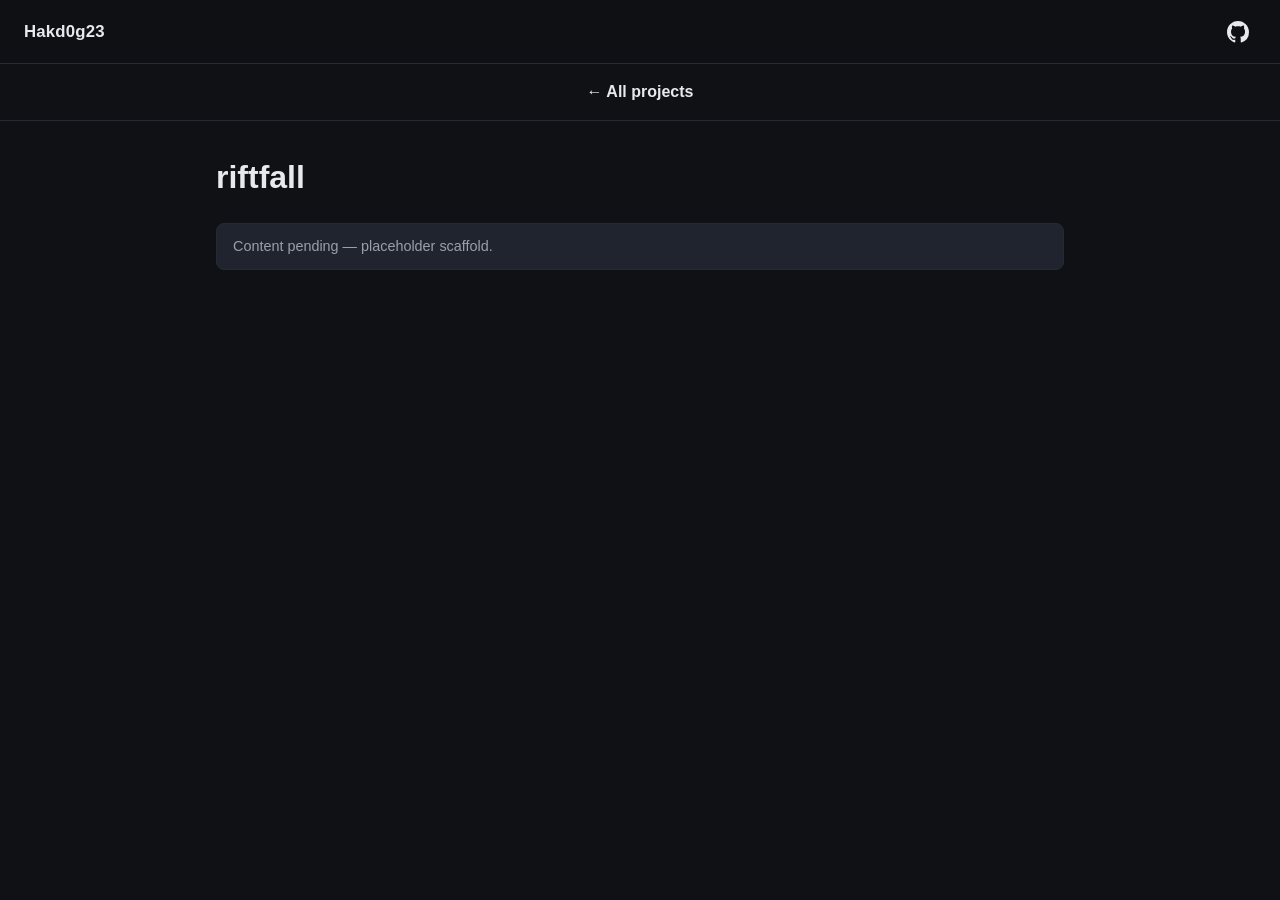
<file: projects/riftfall.html>
<!doctype html>
<html lang="en">
<head>
<meta charset="utf-8">
<meta name="viewport" content="width=device-width, initial-scale=1">
<title>riftfall — Hakd0g23</title>
<link rel="icon" href="/favicon.ico">
<link rel="stylesheet" href="../css/site.css">
</head>
<body>
<header class="site-header">
  <a class="wordmark" href="../index.html">Hakd0g23</a>
  <a class="gh-link" href="https://github.com/Hakd0g23" target="_blank" rel="noopener" aria-label="Hakd0g23 on GitHub">
    <svg viewBox="0 0 16 16" aria-hidden="true"><path d="M8 0C3.58 0 0 3.58 0 8c0 3.54 2.29 6.53 5.47 7.59.4.07.55-.17.55-.38 0-.19-.01-.82-.01-1.49-2.01.37-2.53-.49-2.69-.94-.09-.23-.48-.94-.82-1.13-.28-.15-.68-.52-.01-.53.63-.01 1.08.58 1.23.82.72 1.21 1.87.87 2.33.66.07-.52.28-.87.51-1.07-1.78-.2-3.64-.89-3.64-3.95 0-.87.31-1.59.82-2.15-.08-.2-.36-1.02.08-2.12 0 0 .67-.21 2.2.82.64-.18 1.32-.27 2-.27.68 0 1.36.09 2 .27 1.53-1.04 2.2-.82 2.2-.82.44 1.1.16 1.92.08 2.12.51.56.82 1.27.82 2.15 0 3.07-1.87 3.75-3.65 3.95.29.25.54.73.54 1.48 0 1.07-.01 1.93-.01 2.2 0 .21.15.46.55.38A8.01 8.01 0 0 0 16 8c0-4.42-3.58-8-8-8z"/></svg>
  </a>
</header>
<nav class="project-nav"><a href="../index.html">&larr; All projects</a></nav>
<main class="project-page">
  <h1>riftfall</h1>
  <p class="note">Content pending — placeholder scaffold.</p>
</main>
<script src="../js/site.js"></script>
</body>
</html>
</file>
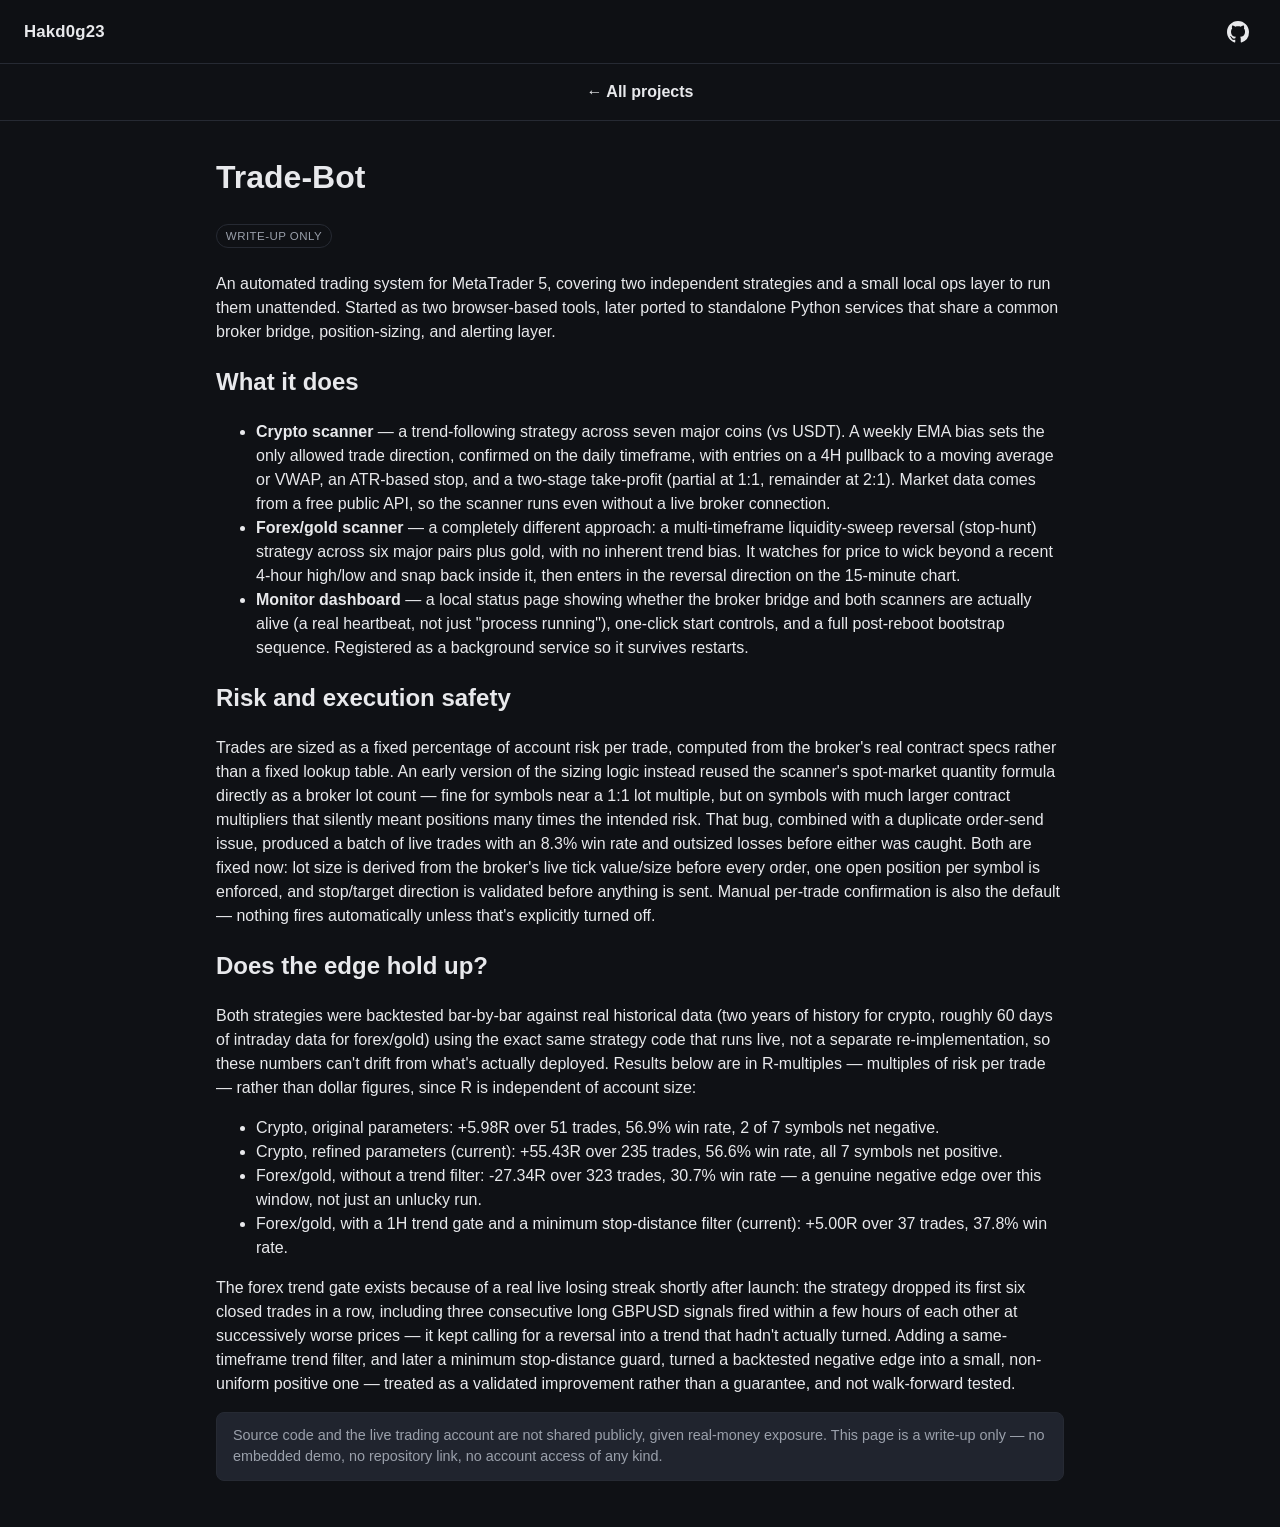
<file: projects/trade-bot.html>
<!doctype html>
<html lang="en">
<head>
<meta charset="utf-8">
<meta name="viewport" content="width=device-width, initial-scale=1">
<title>trade-bot — Hakd0g23</title>
<meta name="description" content="An automated MetaTrader 5 trading system covering two independent strategies and an unattended ops layer. Source and live account stay private.">
<meta property="og:type" content="website">
<meta property="og:title" content="Trade-Bot — Hakd0g23">
<meta property="og:description" content="An automated MetaTrader 5 trading system covering two independent strategies and an unattended ops layer. Source and live account stay private.">
<meta property="og:url" content="https://hakd0g23.github.io/projects/trade-bot.html">
<meta name="twitter:card" content="summary">
<link rel="icon" href="/favicon.ico">
<link rel="stylesheet" href="../css/site.css">
</head>
<body>
<header class="site-header">
  <a class="wordmark" href="../index.html">Hakd0g23</a>
  <a class="gh-link" href="https://github.com/Hakd0g23" target="_blank" rel="noopener" aria-label="Hakd0g23 on GitHub">
    <svg viewBox="0 0 16 16" aria-hidden="true"><path d="M8 0C3.58 0 0 3.58 0 8c0 3.54 2.29 6.53 5.47 7.59.4.07.55-.17.55-.38 0-.19-.01-.82-.01-1.49-2.01.37-2.53-.49-2.69-.94-.09-.23-.48-.94-.82-1.13-.28-.15-.68-.52-.01-.53.63-.01 1.08.58 1.23.82.72 1.21 1.87.87 2.33.66.07-.52.28-.87.51-1.07-1.78-.2-3.64-.89-3.64-3.95 0-.87.31-1.59.82-2.15-.08-.2-.36-1.02.08-2.12 0 0 .67-.21 2.2.82.64-.18 1.32-.27 2-.27.68 0 1.36.09 2 .27 1.53-1.04 2.2-.82 2.2-.82.44 1.1.16 1.92.08 2.12.51.56.82 1.27.82 2.15 0 3.07-1.87 3.75-3.65 3.95.29.25.54.73.54 1.48 0 1.07-.01 1.93-.01 2.2 0 .21.15.46.55.38A8.01 8.01 0 0 0 16 8c0-4.42-3.58-8-8-8z"/></svg>
  </a>
</header>
<nav class="project-nav"><a href="../index.html">&larr; All projects</a></nav>
<main class="project-page">
  <h1>Trade-Bot</h1>
  <span class="tag">Write-up only</span>

  <p>An automated trading system for MetaTrader 5, covering two independent
  strategies and a small local ops layer to run them unattended. Started as
  two browser-based tools, later ported to standalone Python services that
  share a common broker bridge, position-sizing, and alerting layer.</p>

  <h2>What it does</h2>
  <ul>
    <li><strong>Crypto scanner</strong> — a trend-following strategy across
    seven major coins (vs USDT). A weekly EMA bias sets the only allowed
    trade direction, confirmed on the daily timeframe, with entries on a 4H
    pullback to a moving average or VWAP, an ATR-based stop, and a two-stage
    take-profit (partial at 1:1, remainder at 2:1). Market data comes from a
    free public API, so the scanner runs even without a live broker
    connection.</li>
    <li><strong>Forex/gold scanner</strong> — a completely different
    approach: a multi-timeframe liquidity-sweep reversal (stop-hunt)
    strategy across six major pairs plus gold, with no inherent trend bias.
    It watches for price to wick beyond a recent 4-hour high/low and snap
    back inside it, then enters in the reversal direction on the 15-minute
    chart.</li>
    <li><strong>Monitor dashboard</strong> — a local status page showing
    whether the broker bridge and both scanners are actually alive (a real
    heartbeat, not just "process running"), one-click start controls, and a
    full post-reboot bootstrap sequence. Registered as a background service
    so it survives restarts.</li>
  </ul>

  <h2>Risk and execution safety</h2>
  <p>Trades are sized as a fixed percentage of account risk per trade,
  computed from the broker's real contract specs rather than a fixed
  lookup table. An early version of the sizing logic instead reused the
  scanner's spot-market quantity formula directly as a broker lot count —
  fine for symbols near a 1:1 lot multiple, but on symbols with much larger
  contract multipliers that silently meant positions many times the
  intended risk. That bug, combined with a duplicate order-send issue,
  produced a batch of live trades with an 8.3% win rate and outsized
  losses before either was caught. Both are fixed now: lot size is derived
  from the broker's live tick value/size before every order, one open
  position per symbol is enforced, and stop/target direction is validated
  before anything is sent. Manual per-trade confirmation is also the
  default — nothing fires automatically unless that's explicitly turned
  off.</p>

  <h2>Does the edge hold up?</h2>
  <p>Both strategies were backtested bar-by-bar against real historical
  data (two years of history for crypto, roughly 60 days of intraday data
  for forex/gold) using the exact same strategy code that runs live, not a
  separate re-implementation, so these numbers can't drift from what's
  actually deployed. Results below are in R-multiples — multiples of risk
  per trade — rather than dollar figures, since R is independent of
  account size:</p>
  <ul>
    <li>Crypto, original parameters: +5.98R over 51 trades, 56.9% win rate,
    2 of 7 symbols net negative.</li>
    <li>Crypto, refined parameters (current): +55.43R over 235 trades,
    56.6% win rate, all 7 symbols net positive.</li>
    <li>Forex/gold, without a trend filter: -27.34R over 323 trades, 30.7%
    win rate — a genuine negative edge over this window, not just an
    unlucky run.</li>
    <li>Forex/gold, with a 1H trend gate and a minimum stop-distance filter
    (current): +5.00R over 37 trades, 37.8% win rate.</li>
  </ul>
  <p>The forex trend gate exists because of a real live losing streak
  shortly after launch: the strategy dropped its first six closed trades in
  a row, including three consecutive long GBPUSD signals fired within a
  few hours of each other at successively worse prices — it kept calling
  for a reversal into a trend that hadn't actually turned. Adding a
  same-timeframe trend filter, and later a minimum stop-distance guard,
  turned a backtested negative edge into a small, non-uniform positive one
  — treated as a validated improvement rather than a guarantee, and not
  walk-forward tested.</p>

  <p class="note">Source code and the live trading account are not shared
  publicly, given real-money exposure. This page is a write-up only — no
  embedded demo, no repository link, no account access of any kind.</p>
</main>
<script src="../js/site.js"></script>
</body>
</html>
</file>
<file: css/site.css>
:root{
  --bg:#0f1115; --panel:#171a21; --text:#e8e9ec; --muted:#9aa0ab;
  --accent:#7c9bff; --border:#262a33;
}
*{box-sizing:border-box}
body{margin:0;background:var(--bg);color:var(--text);font-family:-apple-system,BlinkMacSystemFont,"Segoe UI",Roboto,Helvetica,Arial,sans-serif;line-height:1.5}
a{color:var(--accent)}
.site-header{position:sticky;top:0;z-index:10;display:flex;align-items:center;justify-content:space-between;gap:1rem;padding:.85rem 1.5rem;background:rgba(15,17,21,.9);backdrop-filter:blur(6px);border-bottom:1px solid var(--border)}
.site-header .wordmark{color:var(--text);font-weight:700;font-size:1.05rem;text-decoration:none;letter-spacing:.01em}
.site-header .gh-link{display:inline-flex;align-items:center;justify-content:center;width:36px;height:36px;border-radius:8px;color:var(--text)}
.site-header .gh-link svg{width:22px;height:22px;fill:currentColor}
.site-header .gh-link:hover{color:var(--accent)}
header.intro{padding:3rem 1.5rem 2rem;text-align:center}
header.intro h1{margin:0 0 .5rem;font-size:2.2rem}
header.intro p{color:var(--muted);max-width:36rem;margin:0 auto}
nav.project-nav{display:flex;justify-content:center;gap:1.25rem;padding:1rem;border-bottom:1px solid var(--border)}
nav.project-nav a{text-decoration:none;color:var(--text);font-weight:600}
.grid{display:grid;grid-template-columns:repeat(auto-fit,minmax(260px,1fr));gap:1.25rem;padding:1.5rem;max-width:72rem;margin:0 auto}
.card{background:var(--panel);border:1px solid var(--border);border-radius:12px;overflow:hidden;display:flex;flex-direction:column}
.card-link{display:flex;flex-direction:column;color:inherit;text-decoration:none;height:100%}
.card-link:hover h2{color:var(--accent)}
.card.featured{grid-column:1 / -1}
.card.featured .card-link{flex-direction:row;flex-wrap:wrap}
.card.featured img{width:40%;min-width:260px;aspect-ratio:16/9}
.card.featured .body{flex:1 1 260px}
.card img{width:100%;aspect-ratio:16/9;object-fit:cover;background:#000}
.card .placeholder{width:100%;aspect-ratio:16/9;background:linear-gradient(135deg,#20242e,#171a21);display:flex;align-items:center;justify-content:center;color:var(--muted);font-size:.8rem;letter-spacing:.04em;text-transform:uppercase}
.card .body{padding:1rem;flex:1;display:flex;flex-direction:column}
.card h2{margin:0 0 .4rem;font-size:1.15rem}
.card p{color:var(--muted);margin:0 0 .75rem;font-size:.95rem}
.card .btn{margin-top:auto;align-self:flex-start}
@media (max-width:700px){
  .card.featured .card-link{flex-direction:column}
  .card.featured img{width:100%;min-width:0}
}
.tag{display:inline-block;font-size:.72rem;text-transform:uppercase;letter-spacing:.04em;border:1px solid var(--border);border-radius:999px;padding:.15rem .55rem;margin-bottom:.5rem}
.tag{color:var(--muted)}
.tag.tag-live{color:#7ce0a8;border-color:#2f4a3a}
.tag.tag-dev{color:#e0b567;border-color:#4a3f2a}
.tag.tag-writeup{color:var(--muted);border-style:dashed}
.embed-wrap{position:relative;width:100%;aspect-ratio:16/9;background:#000;border-radius:8px;overflow:hidden}
.embed-wrap iframe{width:100%;height:100%;border:0;display:block}
.embed-fallback{display:flex;align-items:center;justify-content:center;height:100%;color:var(--muted);text-align:center;padding:1rem}
.project-page{max-width:56rem;margin:0 auto;padding:2rem 1.5rem}
.project-page h1{margin-top:0}
footer{text-align:center;color:var(--muted);padding:2rem;font-size:.85rem}
.btn{display:inline-block;background:var(--accent);color:#0f1115;padding:.75rem 1.1rem;border-radius:8px;font-weight:700;text-decoration:none}
.btn.btn-static{pointer-events:none}
:focus-visible{outline:3px solid var(--accent);outline-offset:2px}
.card-link:focus-visible{outline:3px solid var(--accent);outline-offset:-3px;border-radius:12px}
.btn:focus-visible{outline:3px solid #e6edf3;outline-offset:2px}
.note{background:#20242e;border:1px solid var(--border);border-radius:8px;padding:.75rem 1rem;font-size:.9rem;color:var(--muted)}
.project-page figure{margin:1.5rem auto;text-align:center}
.project-page .screenshot{max-width:32rem;width:100%;display:block;margin:0 auto;border:1px solid var(--border);border-radius:14px}
.project-page figcaption{color:var(--muted);font-size:.85rem;margin-top:.6rem}
.cta{margin:1.25rem 0}
@media (max-width:700px){
  .embed-wrap{aspect-ratio:auto;height:auto;padding:2rem 1rem;text-align:center}
  .embed-wrap iframe{display:none}
}
@media (max-width:480px){
  header p{max-width:20rem}
}
</file>
<file: games/idle-dungeon/style.css>
:root {
  --bg: #14121c;
  --panel: #1e1b2b;
  --panel-border: #322c47;
  --text: #e9e6f5;
  --muted: #9089ad;
  --accent: #8b5cf6;
  --accent-2: #22c55e;
  --danger: #ef4444;
  --hp: #ef4444;
  --xp: #38bdf8;
  --gold: #eab308;
  --radius: 10px;
}

* { box-sizing: border-box; }

body {
  margin: 0;
  min-height: 100vh;
  background: radial-gradient(circle at top, #221f33, #0f0d16 70%);
  color: var(--text);
  font-family: -apple-system, BlinkMacSystemFont, "Segoe UI", sans-serif;
}

.app {
  max-width: 1080px;
  margin: 0 auto;
  padding: 20px;
}

.topbar {
  display: flex;
  align-items: center;
  justify-content: space-between;
  flex-wrap: wrap;
  gap: 12px;
  margin-bottom: 18px;
}

.topbar h1 {
  font-size: 1.4rem;
  margin: 0;
  letter-spacing: 0.5px;
}

.run-controls {
  display: flex;
  align-items: center;
  gap: 10px;
  flex-wrap: wrap;
}

.speed-group {
  display: flex;
  gap: 4px;
  background: var(--panel);
  border: 1px solid var(--panel-border);
  border-radius: var(--radius);
  padding: 3px;
}

.btn {
  background: #2a2540;
  color: var(--text);
  border: 1px solid var(--panel-border);
  border-radius: 8px;
  padding: 8px 14px;
  font-size: 0.85rem;
  cursor: pointer;
  transition: background 0.15s, transform 0.1s, opacity 0.15s;
}

.btn:hover:not(:disabled) { background: #372f57; }
.btn:active:not(:disabled) { transform: scale(0.97); }
.btn:disabled { opacity: 0.4; cursor: not-allowed; }

.btn.primary { background: var(--accent); border-color: var(--accent); font-weight: 600; }
.btn.primary:hover:not(:disabled) { background: #7c3aed; }

.btn.danger { background: transparent; border-color: var(--danger); color: var(--danger); }
.btn.danger:hover:not(:disabled) { background: rgba(239,68,68,0.12); }

.btn.small { padding: 5px 10px; font-size: 0.75rem; }

.speed-btn { padding: 6px 10px; background: transparent; border: none; }
.speed-btn.active { background: var(--accent); }

.layout {
  display: grid;
  grid-template-columns: 1fr 1.4fr 1fr;
  gap: 16px;
}

@media (max-width: 880px) {
  .layout { grid-template-columns: 1fr; }
}

.panel {
  background: var(--panel);
  border: 1px solid var(--panel-border);
  border-radius: var(--radius);
  padding: 16px;
}

.panel h2 {
  margin: 0 0 12px;
  font-size: 1rem;
  color: var(--muted);
  display: flex;
  justify-content: space-between;
  align-items: center;
}

.stat-row {
  display: flex;
  justify-content: space-between;
  font-size: 0.9rem;
  margin-bottom: 6px;
  color: var(--muted);
}

.stat-row span:last-child { color: var(--text); font-weight: 600; }

.bar {
  position: relative;
  height: 20px;
  background: #100e1a;
  border-radius: 6px;
  overflow: hidden;
  margin-bottom: 10px;
  border: 1px solid var(--panel-border);
}

.bar .fill {
  height: 100%;
  width: 0%;
  transition: width 0.25s ease;
}

.hp-bar .fill, .enemy-hp-bar .fill { background: linear-gradient(90deg, #f97316, var(--hp)); }
.xp-bar .fill { background: linear-gradient(90deg, #0ea5e9, var(--xp)); }

.bar-label {
  position: absolute;
  inset: 0;
  display: flex;
  align-items: center;
  justify-content: center;
  font-size: 0.7rem;
  text-shadow: 0 1px 2px rgba(0,0,0,0.6);
}

.stat-grid {
  display: grid;
  grid-template-columns: 1fr 1fr;
  gap: 8px;
  margin-top: 12px;
}

.stat-chip {
  background: #100e1a;
  border: 1px solid var(--panel-border);
  border-radius: 8px;
  padding: 6px 10px;
  font-size: 0.8rem;
  color: var(--muted);
}

.stat-chip span { color: var(--text); font-weight: 700; float: right; }

.floor-banner {
  text-align: center;
  padding: 10px;
  color: var(--muted);
  font-size: 0.9rem;
  border-bottom: 1px dashed var(--panel-border);
  margin-bottom: 10px;
}

.enemy-card {
  background: #100e1a;
  border: 1px solid var(--panel-border);
  border-radius: 8px;
  padding: 12px;
  margin-bottom: 10px;
}

.enemy-card.hidden { display: none; }

.enemy-name {
  font-weight: 700;
  margin-bottom: 8px;
  text-align: center;
}

.enemy-stats {
  display: flex;
  justify-content: center;
  gap: 16px;
  font-size: 0.8rem;
  color: var(--muted);
}

.log {
  height: 260px;
  overflow-y: auto;
  font-size: 0.8rem;
  display: flex;
  flex-direction: column-reverse;
  gap: 4px;
  padding-right: 4px;
}

.log-entry {
  padding: 4px 8px;
  border-radius: 6px;
  background: #100e1a;
  color: var(--muted);
  animation: fadeIn 0.2s ease;
}

.log-entry.hit { color: #f97316; }
.log-entry.crit { color: #facc15; font-weight: 700; }
.log-entry.loot { color: var(--accent-2); }
.log-entry.gold { color: var(--gold); }
.log-entry.death { color: var(--danger); font-weight: 700; }
.log-entry.level { color: #38bdf8; font-weight: 700; }
.log-entry.floor { color: var(--accent); font-weight: 600; }

@keyframes fadeIn {
  from { opacity: 0; transform: translateY(-4px); }
  to { opacity: 1; transform: translateY(0); }
}

.essence-count { font-size: 0.85rem; color: var(--text); }

.meta-hint {
  font-size: 0.75rem;
  color: var(--muted);
  margin-top: 0;
}

.upgrade-list {
  display: flex;
  flex-direction: column;
  gap: 8px;
  margin-bottom: 14px;
}

.upgrade-row {
  display: flex;
  align-items: center;
  justify-content: space-between;
  background: #100e1a;
  border: 1px solid var(--panel-border);
  border-radius: 8px;
  padding: 8px 10px;
  gap: 8px;
}

.upgrade-info small {
  display: block;
  color: var(--muted);
  font-size: 0.7rem;
  margin-top: 2px;
}

.upg-btn { white-space: nowrap; }

.best-run {
  font-size: 0.8rem;
  color: var(--muted);
  margin-bottom: 10px;
}
</file>
